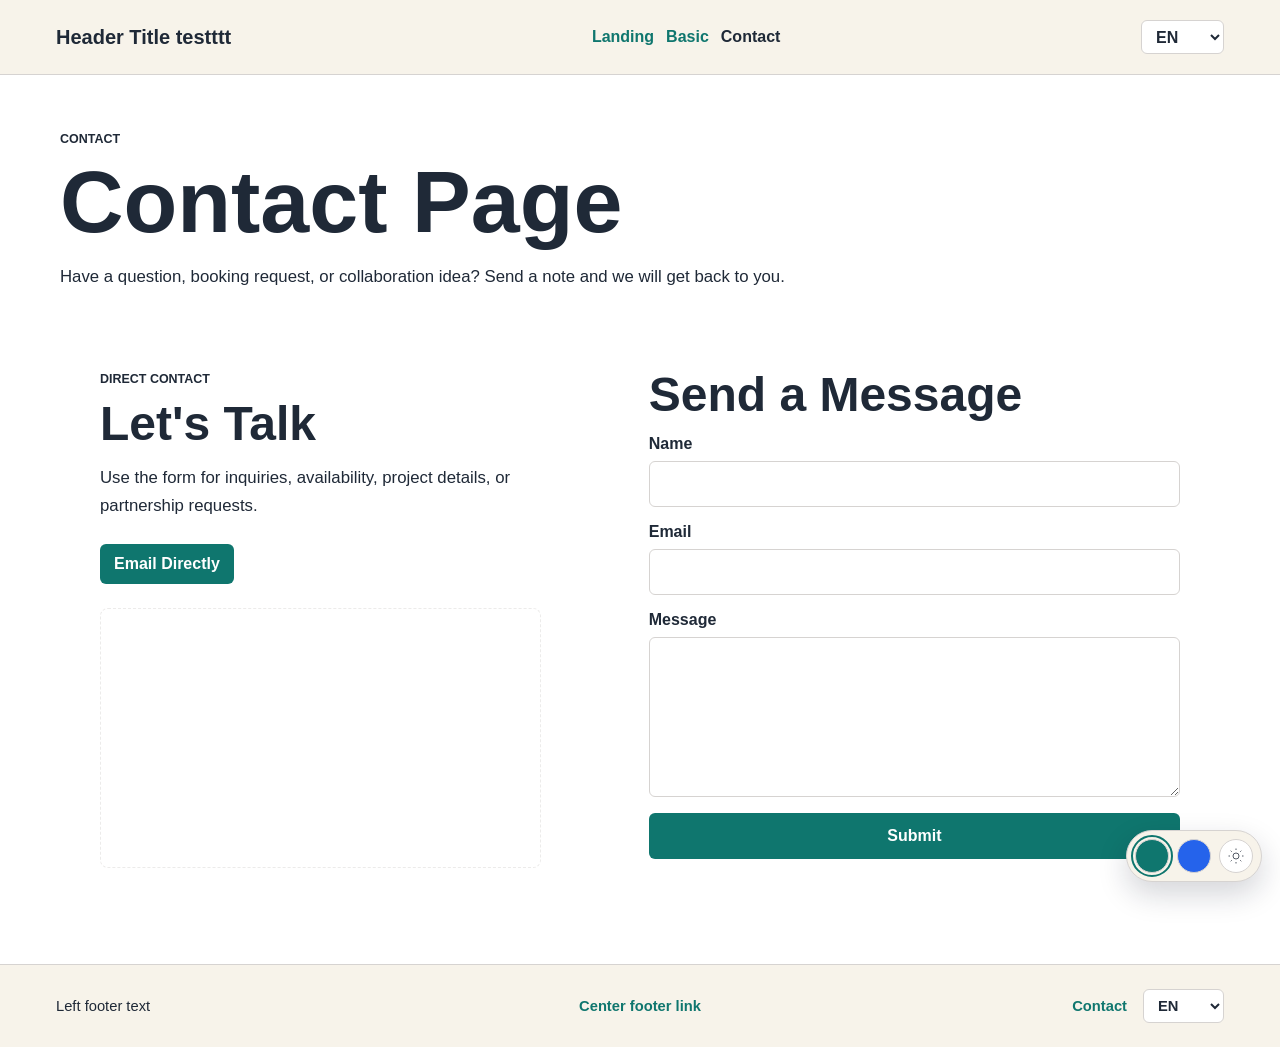
<file: contact/index.html>
<!doctype html>
<html lang="en">
<head>
  <meta charset="utf-8">
  <meta name="viewport" content="width=device-width, initial-scale=1">
  <title>Contact Page | Example Guide</title>
  <link rel="stylesheet" href="/style.css">
  <style>
    .contact-page .contact-main {
      width: min(1160px, calc(100% - 40px));
      margin: 56px auto;
    }

    .contact-intro {
      max-width: 780px;
      margin-bottom: 40px;
    }

    .contact-eyebrow {
      margin: 0 0 12px;
      font-size: 0.78rem;
      font-weight: 800;
      letter-spacing: 0;
      line-height: 1.4;
      text-transform: uppercase;
    }

    .contact-intro h1 {
      margin: 0 0 18px;
      font-size: clamp(2.5rem, 8vw, 5.5rem);
      line-height: 0.96;
    }

    .contact-intro-body,
    .contact-side-text {
      margin: 0 0 16px;
      font-size: 1.05rem;
      line-height: 1.65;
    }

    .contact-split {
      display: grid;
      grid-template-columns: minmax(0, 0.92fr) minmax(320px, 1.08fr);
      gap: 28px;
      align-items: stretch;
    }

    .contact-copy,
    .contact-form-panel {
      min-width: 0;
      padding: clamp(24px, 4vw, 40px);
    }

    .contact-copy {
      display: flex;
      flex-direction: column;
    }

    .contact-copy h2,
    .contact-form-panel h2 {
      margin: 0 0 16px;
      font-size: clamp(1.8rem, 4vw, 3rem);
      line-height: 1;
    }

    .contact-page .contact-button {
      width: fit-content;
      margin: 8px 0 24px;
    }

    .contact-image,
    .contact-image-placeholder {
      width: 100%;
      min-height: 260px;
      margin-top: auto;
      border-radius: 8px;
      object-fit: cover;
    }

    .contact-image-placeholder {
      border: 1px dashed var(--color-border);
      opacity: 0.45;
    }

    .contact-form {
      display: grid;
      gap: 16px;
    }

    .contact-form label {
      display: grid;
      gap: 8px;
      font-weight: 700;
    }

    .contact-form input,
    .contact-form textarea {
      width: 100%;
      min-height: 46px;
      padding: 12px 14px;
      border: 1px solid var(--color-border);
      border-radius: 6px;
      background: transparent;
      color: inherit;
      font: inherit;
    }

    .contact-form textarea {
      min-height: 160px;
      resize: vertical;
    }

    .contact-submit {
      min-height: 46px;
      padding: 0 18px;
      border: 0;
      border-radius: 6px;
      background: var(--color-primary);
      color: var(--color-button-text);
      font: inherit;
      font-weight: 800;
      cursor: pointer;
    }

    @media (max-width: 820px) {
      .contact-page .contact-main {
        width: min(620px, calc(100% - 32px));
        margin: 36px auto;
      }

      .contact-split {
        grid-template-columns: 1fr;
      }
    }
  </style>
</head>
<body class="contact-page">
  <header class="site-header">
    <a class="site-brand" href="/">
      <span class="site-title"><span data-language-key="header.title">Header Title</span></span>
    </a>
    <nav class="site-nav" aria-label="Primary">
      <a href="/"><span data-language-key="header.nav.landing">Landing</span></a>
      <a href="/basic/"><span data-language-key="header.nav.basic">Basic</span></a>
      <a href="/contact/" aria-current="page"><span data-language-key="header.nav.contact">Contact</span></a>
    </nav>
      <label class="language-picker language-picker-header">
        <span class="visually-hidden">Language</span>
        <select data-language-picker aria-label="Language">
        <option value="en">EN</option>
        <option value="de">DE</option>
        </select>
      </label>
  </header>

  <main class="contact-main">
    <section class="contact-intro" aria-labelledby="contact-title">
            <p class="contact-eyebrow"><span data-language-key="pages.contact.intro.subtitle">Contact</span></p>
      <h1 id="contact-title"><span data-language-key="pages.contact.intro.title">Contact Page</span></h1>
            <p class="contact-intro-body"><span data-language-key="pages.contact.intro.body.1">Have a question, booking request, or collaboration idea? Send a note and we will get back to you.</span></p>
    </section>

    <section class="contact-split" aria-label="Contact Page">
      <div class="contact-copy">
              <p class="contact-eyebrow"><span data-language-key="pages.contact.side.subtitle">Direct Contact</span></p>
        <h2><span data-language-key="pages.contact.side.title">Let&#x27;s Talk</span></h2>
              <p class="contact-side-text"><span data-language-key="pages.contact.side.text.1">Use the form for inquiries, availability, project details, or partnership requests.</span></p>
                <a class="button contact-button" href="mailto:hello@example.com"><span data-language-key="pages.contact.side.button.text">Email Directly</span></a>
                <div class="contact-image-placeholder" aria-hidden="true"></div>
      </div>
      <div class="contact-form-panel">
                <h2><span data-language-key="pages.contact.form.title">Send a Message</span></h2>
        <form class="contact-form" action="https://api.web3forms.com/submit" method="POST">
          <input type="hidden" name="access_key" value="dabb4aad-f81c-432e-8c3b-18092a51ae73">
          <label>
            <span><span data-language-key="pages.contact.form.namelabel">Name</span></span>
            <input type="text" name="name" autocomplete="name" required>
          </label>
          <label>
            <span><span data-language-key="pages.contact.form.emaillabel">Email</span></span>
            <input type="email" name="email" autocomplete="email" required>
          </label>
          <label>
            <span><span data-language-key="pages.contact.form.messagelabel">Message</span></span>
            <textarea name="message" rows="7" required></textarea>
          </label>
          <button class="contact-submit" type="submit"><span data-language-key="pages.contact.form.submitlabel">Submit</span></button>
        </form>
      </div>
    </section>
  </main>

  <footer class="site-footer">
    <div class="site-footer-column site-footer-left">
      <span><span data-language-key="footer.left.1">Left footer text</span></span>
    </div>
    <div class="site-footer-column site-footer-center">
      <a href="https://example.com"><span data-language-key="footer.center.1">Center footer link</span></a>
    </div>
    <div class="site-footer-column site-footer-right">
      <a href="/contacxt/"><span data-language-key="footer.right.1">Contact</span></a>
      <label class="language-picker language-picker-footer-right-1">
        <span class="visually-hidden">Language</span>
        <select data-language-picker aria-label="Language">
        <option value="en">EN</option>
        <option value="de">DE</option>
        </select>
      </label>
    </div>
  </footer>
  <script src="/script.js"></script>
</body>
</html>
</file>
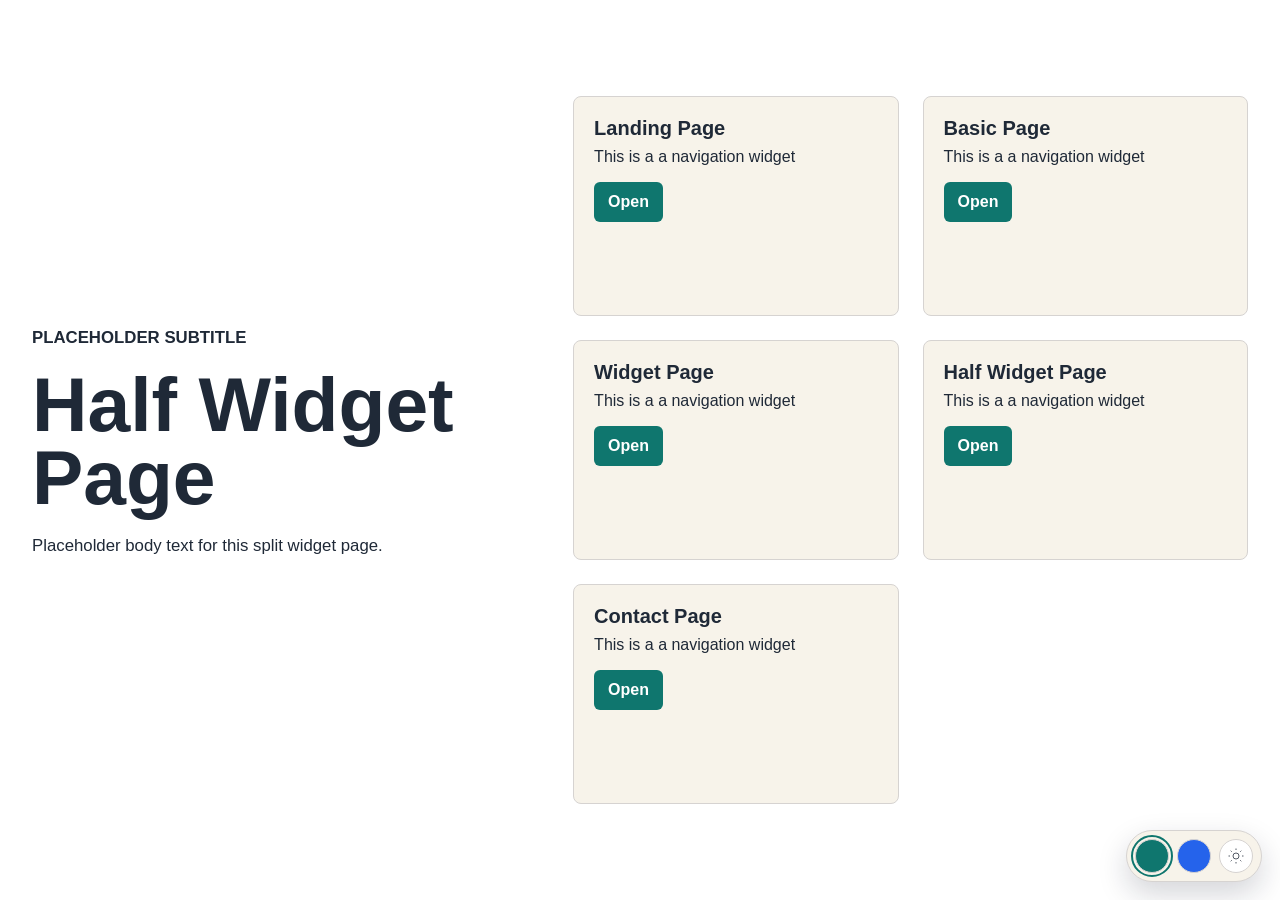
<file: half-widget/index.html>
<!doctype html>
<html lang="en">
<head>
  <meta charset="utf-8">
  <meta name="viewport" content="width=device-width, initial-scale=1">
  <title>Half Widget Page | Example Guide</title>
  <link rel="stylesheet" href="/style.css">
  <style>
    .half-widget-page {
      min-height: 100vh;
      display: grid;
      grid-template-rows: auto 1fr auto;
      background: inherit;
    }

    .half-widget-layout {
      width: min(1440px, calc(100% - 64px));
      min-height: 100vh;
      display: grid;
      grid-template-columns: minmax(320px, 0.86fr) minmax(560px, 1.14fr);
      gap: 32px;
      align-items: center;
      margin: 0 auto;
      padding: 48px 0;
    }

    .half-widget-copy {
      max-width: 560px;
    }

    .half-widget-subtitle {
      margin: 0 0 14px;
      font-size: 0.8rem;
      font-weight: 800;
      letter-spacing: 0;
      line-height: 1.4;
      text-transform: uppercase;
    }

    .half-widget-copy h1 {
      margin: 0 0 18px;
      font-size: clamp(2.6rem, 6vw, 5.75rem);
      line-height: 0.95;
    }

    .half-widget-copy p {
      margin: 0 0 16px;
      font-size: 1.05rem;
      line-height: 1.65;
    }

    .half-widget-panel {
      min-width: 0;
    }

    .half-widget-grid {
      width: 100%;
      display: grid;
      grid-template-columns: repeat(2, minmax(0, 1fr));
      gap: 24px;
      align-items: stretch;
    }

    .half-widget-grid > * {
      min-height: 220px;
    }

    @media (max-width: 1040px) {
      .half-widget-layout {
        width: min(820px, calc(100% - 48px));
        grid-template-columns: 1fr;
        align-items: start;
        padding: 40px 0;
      }

      .half-widget-copy {
        max-width: 680px;
      }
    }

    @media (max-width: 640px) {
      .half-widget-layout {
        width: min(420px, calc(100% - 32px));
        gap: 24px;
        padding: 24px 0;
      }

      .half-widget-copy h1 {
        font-size: clamp(2.4rem, 14vw, 4rem);
      }

      .half-widget-grid {
        grid-template-columns: 1fr;
        gap: 14px;
      }

      .half-widget-grid > * {
        min-height: 150px;
      }
    }
  </style>
</head>
<body class="half-widget-page">

  <main class="half-widget-layout" aria-label="Half Widget Page">
    <section class="half-widget-copy" aria-labelledby="half-widget-title">
      <p class="half-widget-subtitle"><span data-language-key="pages.half.widget.subtitle">Placeholder subtitle</span></p>
      <h1 id="half-widget-title"><span data-language-key="pages.half.widget.title">Half Widget Page</span></h1>
      <p><span data-language-key="pages.half.widget.body.1">Placeholder body text for this split widget page.</span></p>
    </section>
    <section class="half-widget-panel" aria-label="Half Widget Page widgets">
      <div class="widget-area widgets-root half-widget-grid" id="widget-area"></div>
    </section>
  </main>

  <script src="/script.js"></script>
  <script src="/widget_types/navigation/widget.js"></script>
  <script src="/widget_definitions/navigation-landing/definition.js"></script>
  <script src="/widget_definitions/navigation-basic/definition.js"></script>
  <script src="/widget_definitions/navigation-widget/definition.js"></script>
  <script src="/widget_definitions/navigation-half-widget/definition.js"></script>
  <script src="/widget_definitions/navigation-contact/definition.js"></script>
  <script src="widget-order.js"></script>
  <script src="/widget-loader.js"></script>
</body>
</html>
</file>
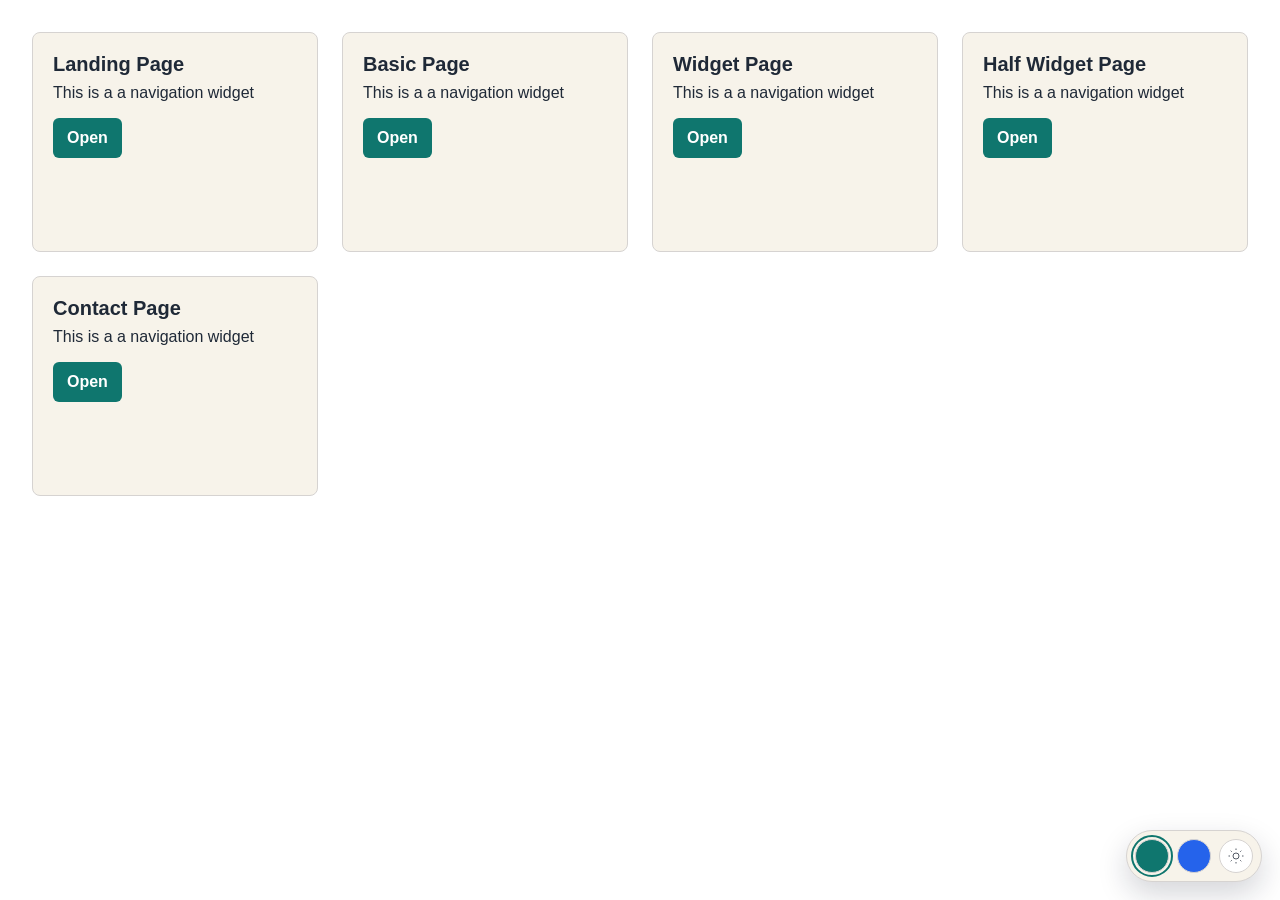
<file: widget/index.html>
<!doctype html>
<html lang="en">
<head>
  <meta charset="utf-8">
  <meta name="viewport" content="width=device-width, initial-scale=1">
  <title>Widget Page | Example Guide</title>
  <link rel="stylesheet" href="/style.css">
  <style>
    .widgets-root {
      width: min(1440px, calc(100% - 64px));
      display: grid;
      grid-template-columns: repeat(4, minmax(0, 1fr));
      gap: 24px;
      align-items: stretch;
      margin: 0 auto;
    }

    .widgets-root > * {
      min-height: 220px;
    }

    @media (max-width: 1240px) {
      .widgets-root {
        width: min(1120px, calc(100% - 56px));
        grid-template-columns: repeat(3, minmax(0, 1fr));
      }
    }

    @media (max-width: 920px) {
      .widgets-root {
        width: min(760px, calc(100% - 48px));
        grid-template-columns: repeat(2, minmax(0, 1fr));
      }
    }

    @media (max-width: 620px) {
      .widget-page {
        padding-top: 20px;
      }

      .widgets-root {
        width: min(420px, calc(100% - 32px));
        grid-template-columns: 1fr;
        gap: 14px;
      }

      .widgets-root > * {
        min-height: 150px;
      }
    }
  </style>
</head>
<body class="widget-page">

  <main class="widget-area widgets-root" id="widget-area" aria-label="Widget Page widgets"></main>

  <script src="/script.js"></script>
  <script src="/widget_types/navigation/widget.js"></script>
  <script src="/widget_definitions/navigation-landing/definition.js"></script>
  <script src="/widget_definitions/navigation-basic/definition.js"></script>
  <script src="/widget_definitions/navigation-widget/definition.js"></script>
  <script src="/widget_definitions/navigation-half-widget/definition.js"></script>
  <script src="/widget_definitions/navigation-contact/definition.js"></script>
  <script src="widget-order.js"></script>
  <script src="/widget-loader.js"></script>
</body>
</html>
</file>
<file: style.css>
html {
  box-sizing: border-box;
}

:root {
  --color-background: #ffffff;
  --color-surface: #f7f3ea;
  --color-text: #1f2937;
  --color-muted: #64748b;
  --color-primary: #0f766e;
  --color-border: #d6d3d1;
  --color-button-text: #ffffff;
  --color-media-background: #111827;
  --color-on-media: #ffffff;
  --font-body: Arial, Helvetica, sans-serif;
  --font-heading: Arial, Helvetica, sans-serif;
}

html[data-theme="Default"][data-mode="light"] {
  --color-background: #ffffff;
  --color-surface: #f7f3ea;
  --color-text: #1f2937;
  --color-muted: #64748b;
  --color-primary: #0f766e;
  --color-border: #d6d3d1;
  --color-button-text: #ffffff;
  --color-media-background: #111827;
  --color-on-media: #ffffff;
  --font-body: Arial, Helvetica, sans-serif;
  --font-heading: Arial, Helvetica, sans-serif;
}

html[data-theme="Default"][data-mode="dark"] {
  --color-background: #0f172a;
  --color-surface: #182235;
  --color-text: #e5e7eb;
  --color-muted: #a7b1c2;
  --color-primary: #60a5fa;
  --color-border: #334155;
  --color-button-text: #08111f;
  --color-media-background: #020617;
  --color-on-media: #ffffff;
  --font-body: Arial, Helvetica, sans-serif;
  --font-heading: Arial, Helvetica, sans-serif;
}

html[data-theme="My Custom Theme"][data-mode="light"] {
  --color-background: #ffffff;
  --color-surface: #f8fafc;
  --color-text: #1f2937;
  --color-muted: #64748b;
  --color-primary: #2563eb;
  --color-border: #d1d5db;
  --color-button-text: #ffffff;
  --color-media-background: #111827;
  --color-on-media: #ffffff;
  --font-body: Arial, Helvetica, sans-serif;
  --font-heading: Arial, Helvetica, sans-serif;
}

html[data-theme="My Custom Theme"][data-mode="dark"] {
  --color-background: #0f172a;
  --color-surface: #182235;
  --color-text: #e5e7eb;
  --color-muted: #a7b1c2;
  --color-primary: #60a5fa;
  --color-border: #334155;
  --color-button-text: #08111f;
  --color-media-background: #020617;
  --color-on-media: #ffffff;
  --font-body: Arial, Helvetica, sans-serif;
  --font-heading: Arial, Helvetica, sans-serif;
}

.theme-picker {
  position: fixed;
  right: 18px;
  bottom: 18px;
  z-index: 100;
  display: inline-flex;
  align-items: center;
  gap: 8px;
  padding: 8px;
  border: 1px solid var(--color-border);
  border-radius: 999px;
  background: var(--color-surface);
  box-shadow: 0 12px 30px rgba(15, 23, 42, 0.18);
}

.theme-picker[hidden] {
  display: none;
}

.theme-picker-button {
  width: 34px;
  height: 34px;
  display: inline-grid;
  place-items: center;
  border: 1px solid var(--color-border);
  border-radius: 999px;
  background: var(--theme-swatch, var(--color-background));
  color: var(--color-text);
  cursor: pointer;
}

.theme-picker-button[aria-pressed="true"] {
  outline: 2px solid var(--color-primary);
  outline-offset: 2px;
}

.theme-mode-toggle {
  background: var(--color-background);
}

.theme-mode-toggle svg {
  width: 18px;
  height: 18px;
  stroke: currentColor;
}

@media (max-width: 640px) {
  .theme-picker {
    right: 12px;
    bottom: 12px;
  }
}

*, *::before, *::after {
  box-sizing: inherit;
}

body {
  margin: 0;
  min-height: 100vh;
  font-family: var(--font-body);
  color: var(--color-text);
  background: var(--color-background);
}

h1,
h2,
h3,
h4,
h5,
h6 {
  font-family: var(--font-heading);
}

a {
  color: var(--color-primary);
}

.site-header {
  display: flex;
  align-items: center;
  justify-content: space-between;
  gap: 24px;
  padding: 20px clamp(20px, 5vw, 56px);
  border-bottom: 1px solid var(--color-border);
  background: var(--color-surface);
}

.site-brand {
  display: inline-flex;
  align-items: center;
  gap: 10px;
  color: var(--color-text);
  text-decoration: none;
}

.site-logo {
  width: 36px;
  height: 36px;
  object-fit: contain;
  flex: 0 0 auto;
}

.site-title {
  margin: 0;
  font-size: 1.25rem;
  font-weight: 800;
}

.site-nav {
  display: flex;
  flex-wrap: wrap;
  gap: 12px;
}

.site-nav a {
  text-decoration: none;
  font-weight: 700;
}

.site-nav a[aria-current="page"] {
  color: var(--color-text);
}

.language-picker {
  display: inline-flex;
  align-items: center;
}

.language-picker select {
  min-height: 34px;
  padding: 4px 28px 4px 10px;
  border: 1px solid var(--color-border);
  border-radius: 6px;
  background: var(--color-background);
  color: var(--color-text);
  font: inherit;
  font-weight: 700;
}

.visually-hidden {
  position: absolute;
  width: 1px;
  height: 1px;
  padding: 0;
  margin: -1px;
  overflow: hidden;
  clip: rect(0, 0, 0, 0);
  white-space: nowrap;
  border: 0;
}

main {
  width: min(960px, calc(100% - 40px));
  margin: 56px auto;
}

.page-title {
  margin: 0 0 16px;
  font-size: clamp(2rem, 6vw, 4rem);
  line-height: 1;
}

.widget-page {
  min-height: 100vh;
  display: grid;
  grid-template-rows: auto 1fr auto;
  place-items: center;
  padding: 32px 0 0;
}

.widget-page .site-header {
  width: 100%;
}

.widget-area {
  width: min(720px, 100%);
  display: grid;
  gap: 16px;
}

.widget-page .site-footer {
  width: 100%;
  align-self: end;
}

.navigation-widget {
  border: 1px solid var(--color-border);
  border-radius: 8px;
  padding: 20px;
  background: var(--color-surface);
}

.navigation-widget h2 {
  margin: 0 0 8px;
  font-size: 1.25rem;
}

.navigation-widget p {
  margin: 0 0 16px;
}

.button {
  display: inline-flex;
  align-items: center;
  justify-content: center;
  min-height: 40px;
  padding: 0 14px;
  border-radius: 6px;
  background: var(--color-primary);
  color: var(--color-button-text);
  text-decoration: none;
  font-weight: 700;
}

.site-footer {
  display: grid;
  grid-template-columns: repeat(3, minmax(0, 1fr));
  gap: 20px;
  padding: 24px clamp(20px, 5vw, 56px);
  border-top: 1px solid var(--color-border);
  background: var(--color-surface);
  color: var(--color-text);
  font-size: 0.92rem;
}

.site-footer-column {
  display: flex;
  flex-wrap: wrap;
  gap: 10px 16px;
  align-items: center;
}

.site-footer-center {
  justify-content: center;
  text-align: center;
}

.site-footer-right {
  justify-content: flex-end;
  text-align: right;
}

.site-footer a {
  color: var(--color-primary);
  font-weight: 700;
  text-decoration: none;
}

.athlete-landing-page {
  background: var(--color-background);
}

.athlete-landing-page .site-header {
  position: sticky;
  top: 0;
  z-index: 20;
}

.athlete-main {
  width: 100%;
  margin: 0;
}

.athlete-hero {
  position: relative;
  min-height: calc(100svh - 81px);
  display: grid;
  align-items: end;
  overflow: hidden;
  background: var(--color-media-background);
}

.athlete-hero-image {
  position: absolute;
  inset: 0;
  width: 100%;
  height: 100%;
  object-fit: cover;
}

.athlete-hero-overlay {
  position: absolute;
  inset: 0;
  background: linear-gradient(to bottom, rgba(0, 0, 0, 0.18), rgba(0, 0, 0, 0.72));
}

.athlete-hero-content {
  position: relative;
  z-index: 1;
  width: min(1180px, calc(100% - 40px));
  margin: 0 auto;
  padding: 0 0 clamp(44px, 10vh, 96px);
  color: var(--color-on-media);
}

.athlete-eyebrow {
  margin: 0 0 12px;
  color: inherit;
  font-size: 0.78rem;
  font-weight: 800;
  letter-spacing: 0;
  line-height: 1.4;
  text-transform: uppercase;
}

.athlete-hero-title {
  margin: 0;
  max-width: 11ch;
  font-size: clamp(4rem, 16vw, 12rem);
  line-height: 0.9;
}

.athlete-intro {
  display: grid;
  grid-template-columns: minmax(0, 1.08fr) minmax(320px, 0.92fr);
  align-items: stretch;
  min-height: 640px;
  background: var(--color-surface);
}

.athlete-intro-media {
  min-height: 460px;
  background: var(--color-media-background);
}

.athlete-intro-video {
  display: block;
  width: 100%;
  height: 100%;
  min-height: inherit;
  aspect-ratio: 16 / 10;
  object-fit: cover;
}

.athlete-intro-copy {
  display: flex;
  flex-direction: column;
  justify-content: center;
  padding: clamp(32px, 6vw, 80px);
}

.athlete-intro-copy h2,
.athlete-content h2 {
  margin: 0 0 18px;
  font-size: clamp(2rem, 5vw, 4.75rem);
  line-height: 0.98;
}

.athlete-intro-copy p,
.athlete-content p {
  max-width: 62ch;
  margin: 0 0 16px;
  font-size: 1.05rem;
  line-height: 1.65;
}

.athlete-actions {
  display: flex;
  flex-wrap: wrap;
  gap: 12px;
  margin-top: 16px;
}

.athlete-button {
  min-height: 46px;
  padding: 0 18px;
}

.athlete-button-secondary {
  border: 1px solid var(--color-border);
  background: transparent;
  color: var(--color-text);
}

.athlete-content {
  padding: clamp(48px, 8vw, 96px) clamp(20px, 5vw, 56px);
  background: var(--color-background);
}

.athlete-content-inner {
  width: min(1180px, 100%);
  margin: 0 auto;
}

.athlete-card-grid {
  display: grid;
  grid-template-columns: repeat(3, minmax(0, 1fr));
  gap: 16px;
  margin-top: 24px;
}

.athlete-card {
  min-height: 220px;
  display: flex;
  flex-direction: column;
  padding: 20px;
  border: 1px solid var(--color-border);
  border-radius: 8px;
  background: var(--color-surface);
}

.athlete-card h3 {
  margin: 0 0 10px;
  font-size: 1.2rem;
}

.athlete-card p {
  margin: 0 0 18px;
  font-size: 1rem;
  line-height: 1.55;
}

.athlete-card-link {
  margin-top: auto;
  font-weight: 800;
  text-decoration: none;
}

@media (max-width: 760px) {
  .site-header {
    align-items: flex-start;
    flex-direction: column;
  }

  .site-footer {
    grid-template-columns: 1fr;
  }

  .site-footer-column,
  .site-footer-center,
  .site-footer-right {
    justify-content: flex-start;
    text-align: left;
  }

  .athlete-hero {
    min-height: calc(100svh - 136px);
  }

  .athlete-hero-title {
    max-width: 100%;
    font-size: clamp(3.75rem, 22vw, 6.5rem);
  }

  .athlete-intro {
    grid-template-columns: 1fr;
    min-height: 0;
  }

  .athlete-intro-media {
    min-height: 320px;
  }

  .athlete-card-grid {
    grid-template-columns: 1fr;
  }
}
</file>
